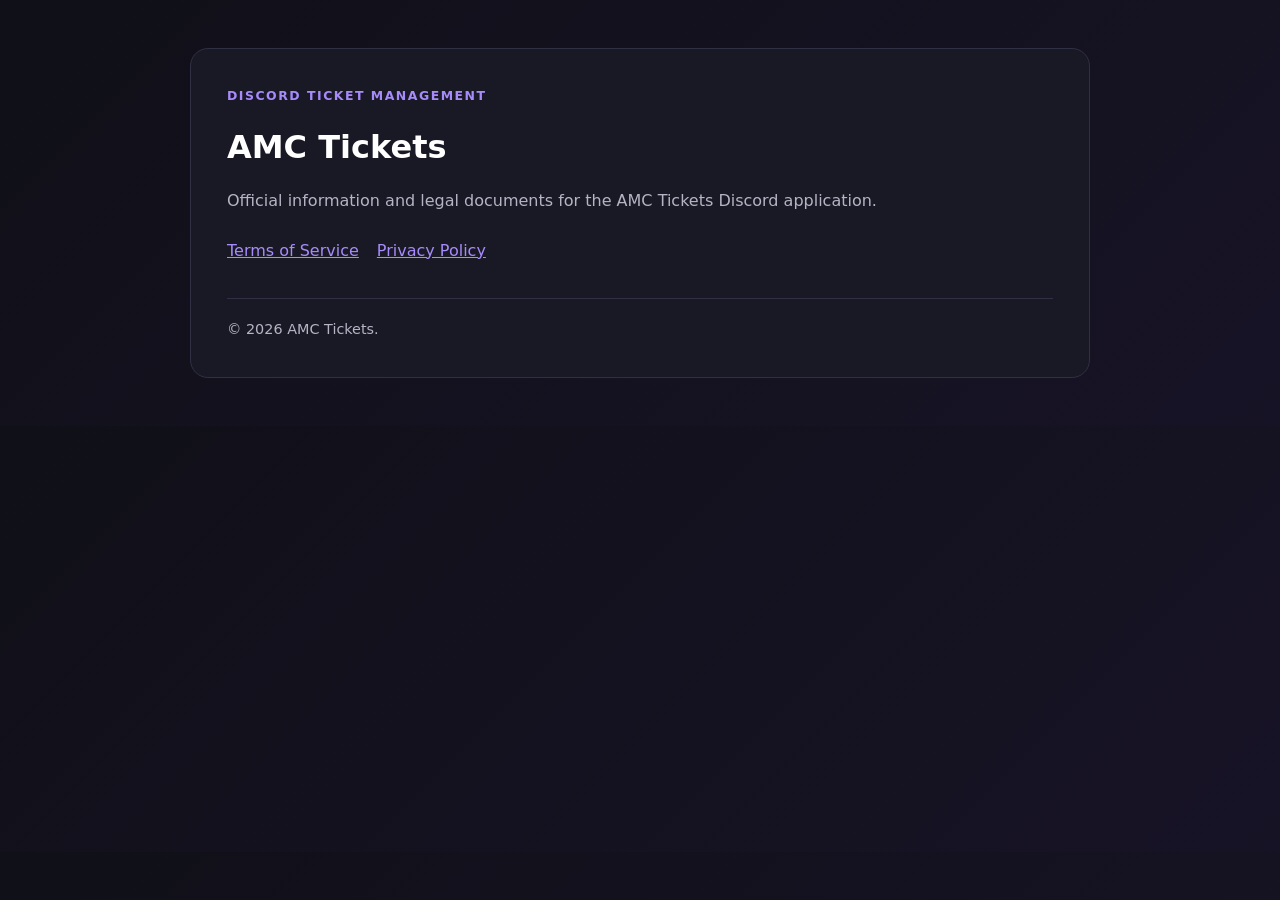
<file: index.html>
<!doctype html>
<html lang="en"><head><meta charset="utf-8"><meta name="viewport" content="width=device-width,initial-scale=1">
<title>AMC Tickets — Legal</title><link rel="stylesheet" href="style.css"></head>
<body><main>
<div class="tag">Discord Ticket Management</div><h1>AMC Tickets</h1>
<p>Official information and legal documents for the AMC Tickets Discord application.</p>
<nav><a href="terms.html">Terms of Service</a><a href="privacy.html">Privacy Policy</a></nav>
<footer>© 2026 AMC Tickets.</footer>
</main></body></html>
</file>
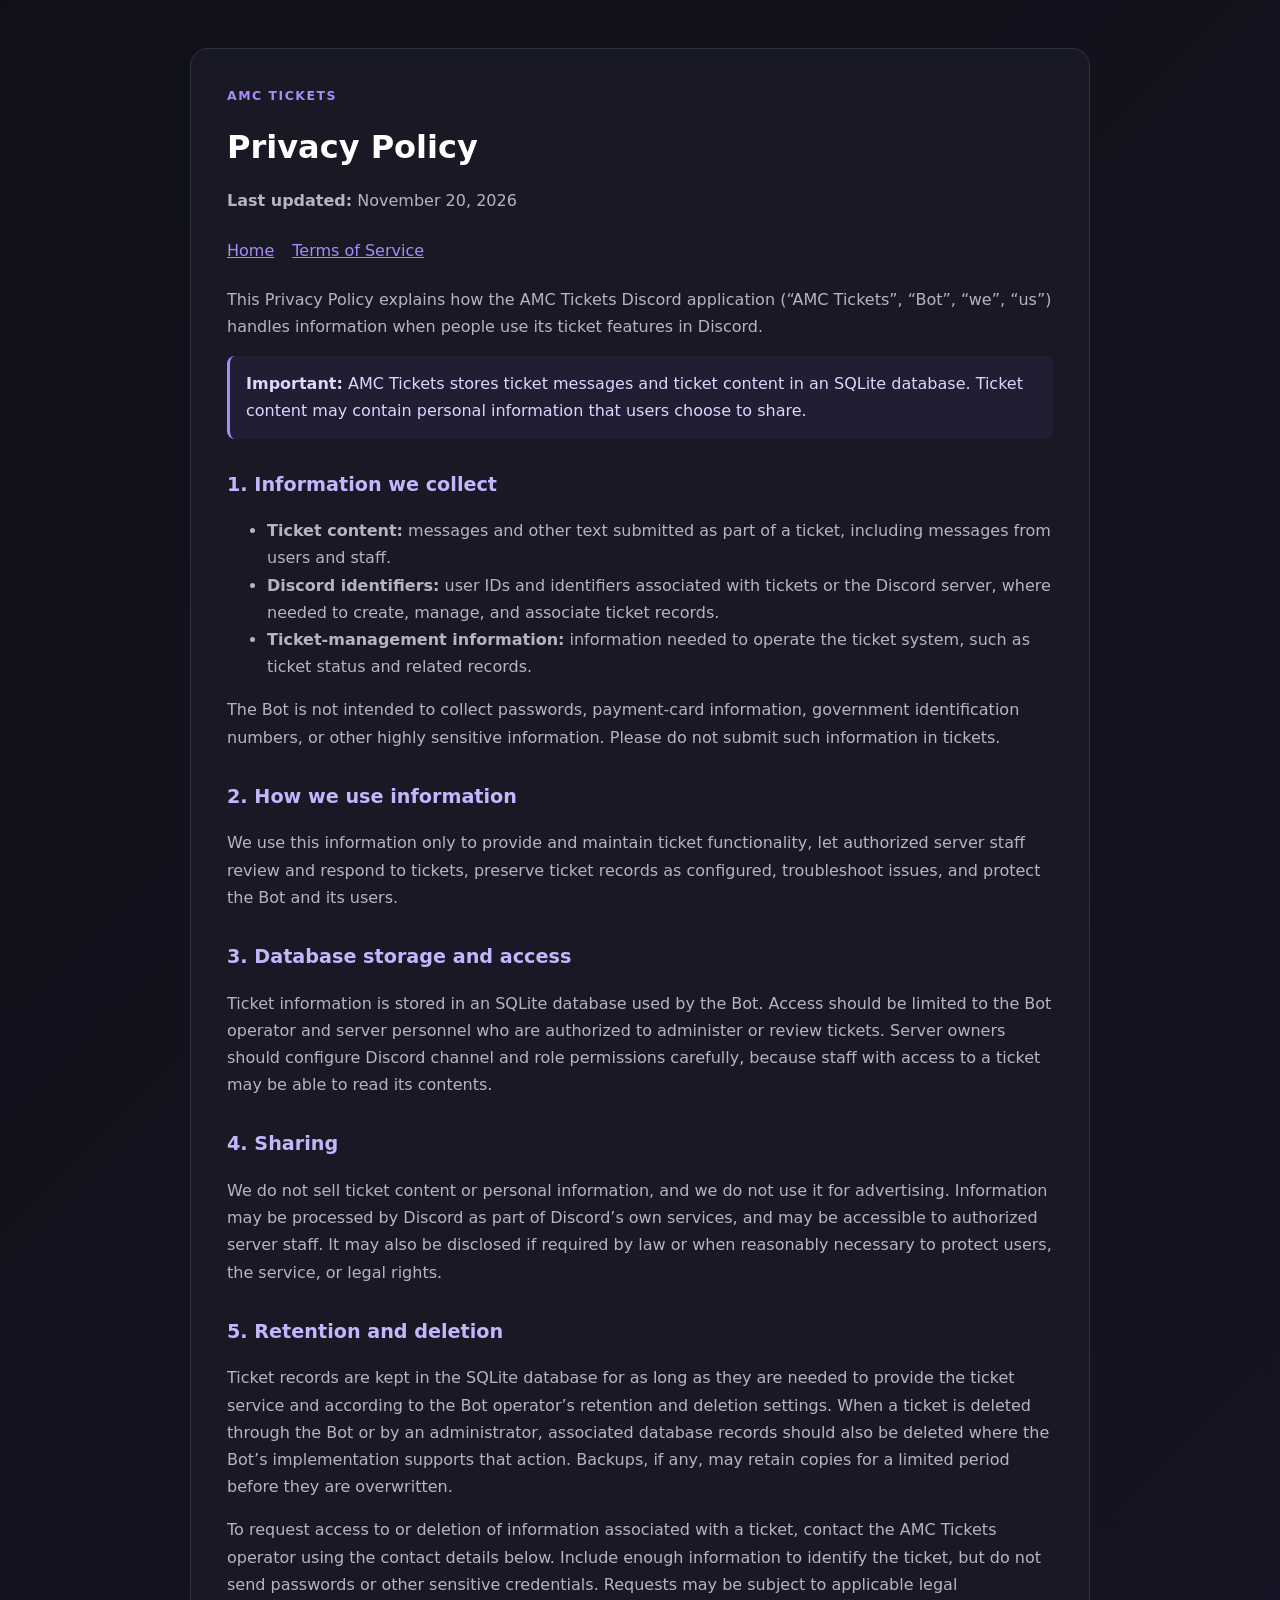
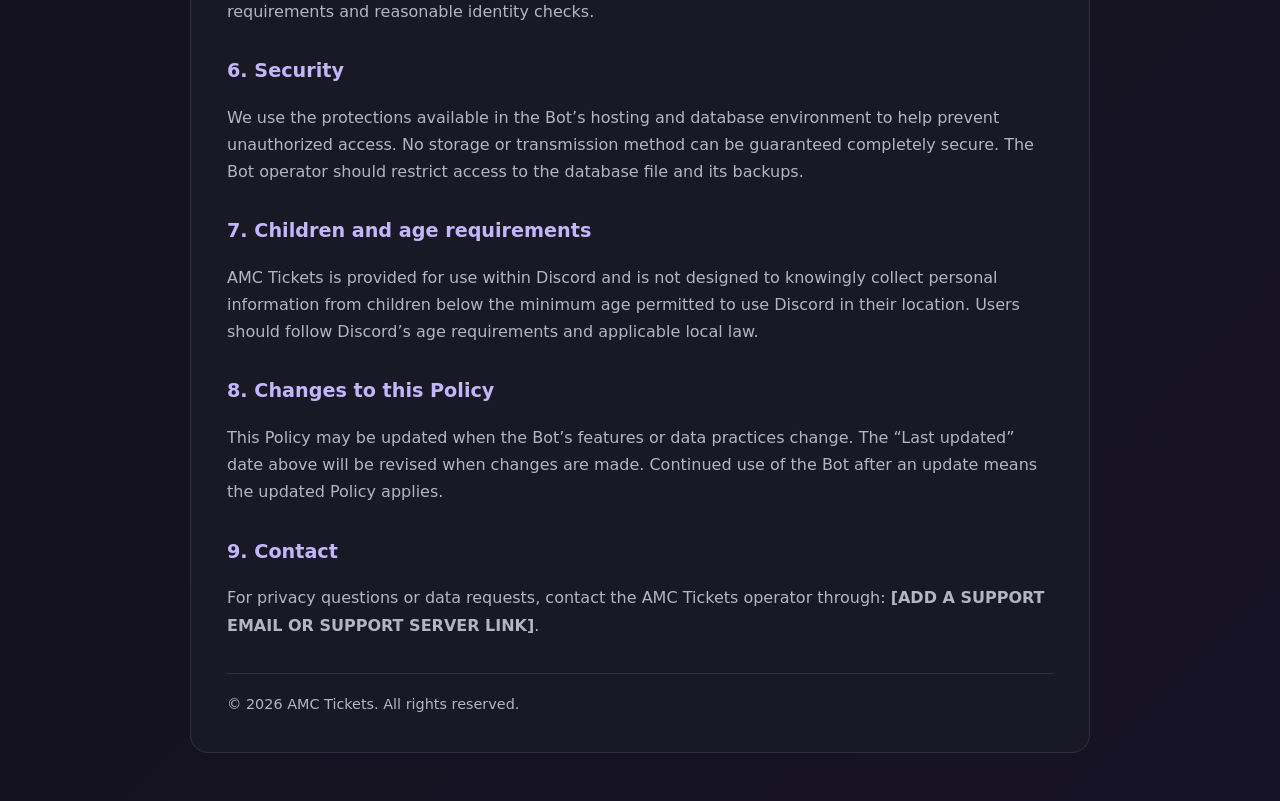
<file: privacy.html>
<!doctype html>
<html lang="en"><head><meta charset="utf-8"><meta name="viewport" content="width=device-width,initial-scale=1">
<title>AMC Tickets — Privacy Policy</title><link rel="stylesheet" href="style.css"></head>
<body><main>
<div class="tag">AMC Tickets</div><h1>Privacy Policy</h1>
<p><strong>Last updated:</strong> November 20, 2026</p>
<nav><a href="index.html">Home</a><a href="terms.html">Terms of Service</a></nav>
<p>This Privacy Policy explains how the AMC Tickets Discord application (“AMC Tickets”, “Bot”, “we”, “us”) handles information when people use its ticket features in Discord.</p>
<div class="notice"><strong>Important:</strong> AMC Tickets stores ticket messages and ticket content in an SQLite database. Ticket content may contain personal information that users choose to share.</div>
<h2>1. Information we collect</h2>
<ul>
<li><strong>Ticket content:</strong> messages and other text submitted as part of a ticket, including messages from users and staff.</li>
<li><strong>Discord identifiers:</strong> user IDs and identifiers associated with tickets or the Discord server, where needed to create, manage, and associate ticket records.</li>
<li><strong>Ticket-management information:</strong> information needed to operate the ticket system, such as ticket status and related records.</li>
</ul>
<p>The Bot is not intended to collect passwords, payment-card information, government identification numbers, or other highly sensitive information. Please do not submit such information in tickets.</p>
<h2>2. How we use information</h2>
<p>We use this information only to provide and maintain ticket functionality, let authorized server staff review and respond to tickets, preserve ticket records as configured, troubleshoot issues, and protect the Bot and its users.</p>
<h2>3. Database storage and access</h2>
<p>Ticket information is stored in an SQLite database used by the Bot. Access should be limited to the Bot operator and server personnel who are authorized to administer or review tickets. Server owners should configure Discord channel and role permissions carefully, because staff with access to a ticket may be able to read its contents.</p>
<h2>4. Sharing</h2>
<p>We do not sell ticket content or personal information, and we do not use it for advertising. Information may be processed by Discord as part of Discord’s own services, and may be accessible to authorized server staff. It may also be disclosed if required by law or when reasonably necessary to protect users, the service, or legal rights.</p>
<h2>5. Retention and deletion</h2>
<p>Ticket records are kept in the SQLite database for as long as they are needed to provide the ticket service and according to the Bot operator’s retention and deletion settings. When a ticket is deleted through the Bot or by an administrator, associated database records should also be deleted where the Bot’s implementation supports that action. Backups, if any, may retain copies for a limited period before they are overwritten.</p>
<p>To request access to or deletion of information associated with a ticket, contact the AMC Tickets operator using the contact details below. Include enough information to identify the ticket, but do not send passwords or other sensitive credentials. Requests may be subject to applicable legal requirements and reasonable identity checks.</p>
<h2>6. Security</h2>
<p>We use the protections available in the Bot’s hosting and database environment to help prevent unauthorized access. No storage or transmission method can be guaranteed completely secure. The Bot operator should restrict access to the database file and its backups.</p>
<h2>7. Children and age requirements</h2>
<p>AMC Tickets is provided for use within Discord and is not designed to knowingly collect personal information from children below the minimum age permitted to use Discord in their location. Users should follow Discord’s age requirements and applicable local law.</p>
<h2>8. Changes to this Policy</h2>
<p>This Policy may be updated when the Bot’s features or data practices change. The “Last updated” date above will be revised when changes are made. Continued use of the Bot after an update means the updated Policy applies.</p>
<h2>9. Contact</h2>
<p>For privacy questions or data requests, contact the AMC Tickets operator through: <strong>[ADD A SUPPORT EMAIL OR SUPPORT SERVER LINK]</strong>.</p>
<footer>© 2026 AMC Tickets. All rights reserved.</footer>
</main></body></html>
</file>
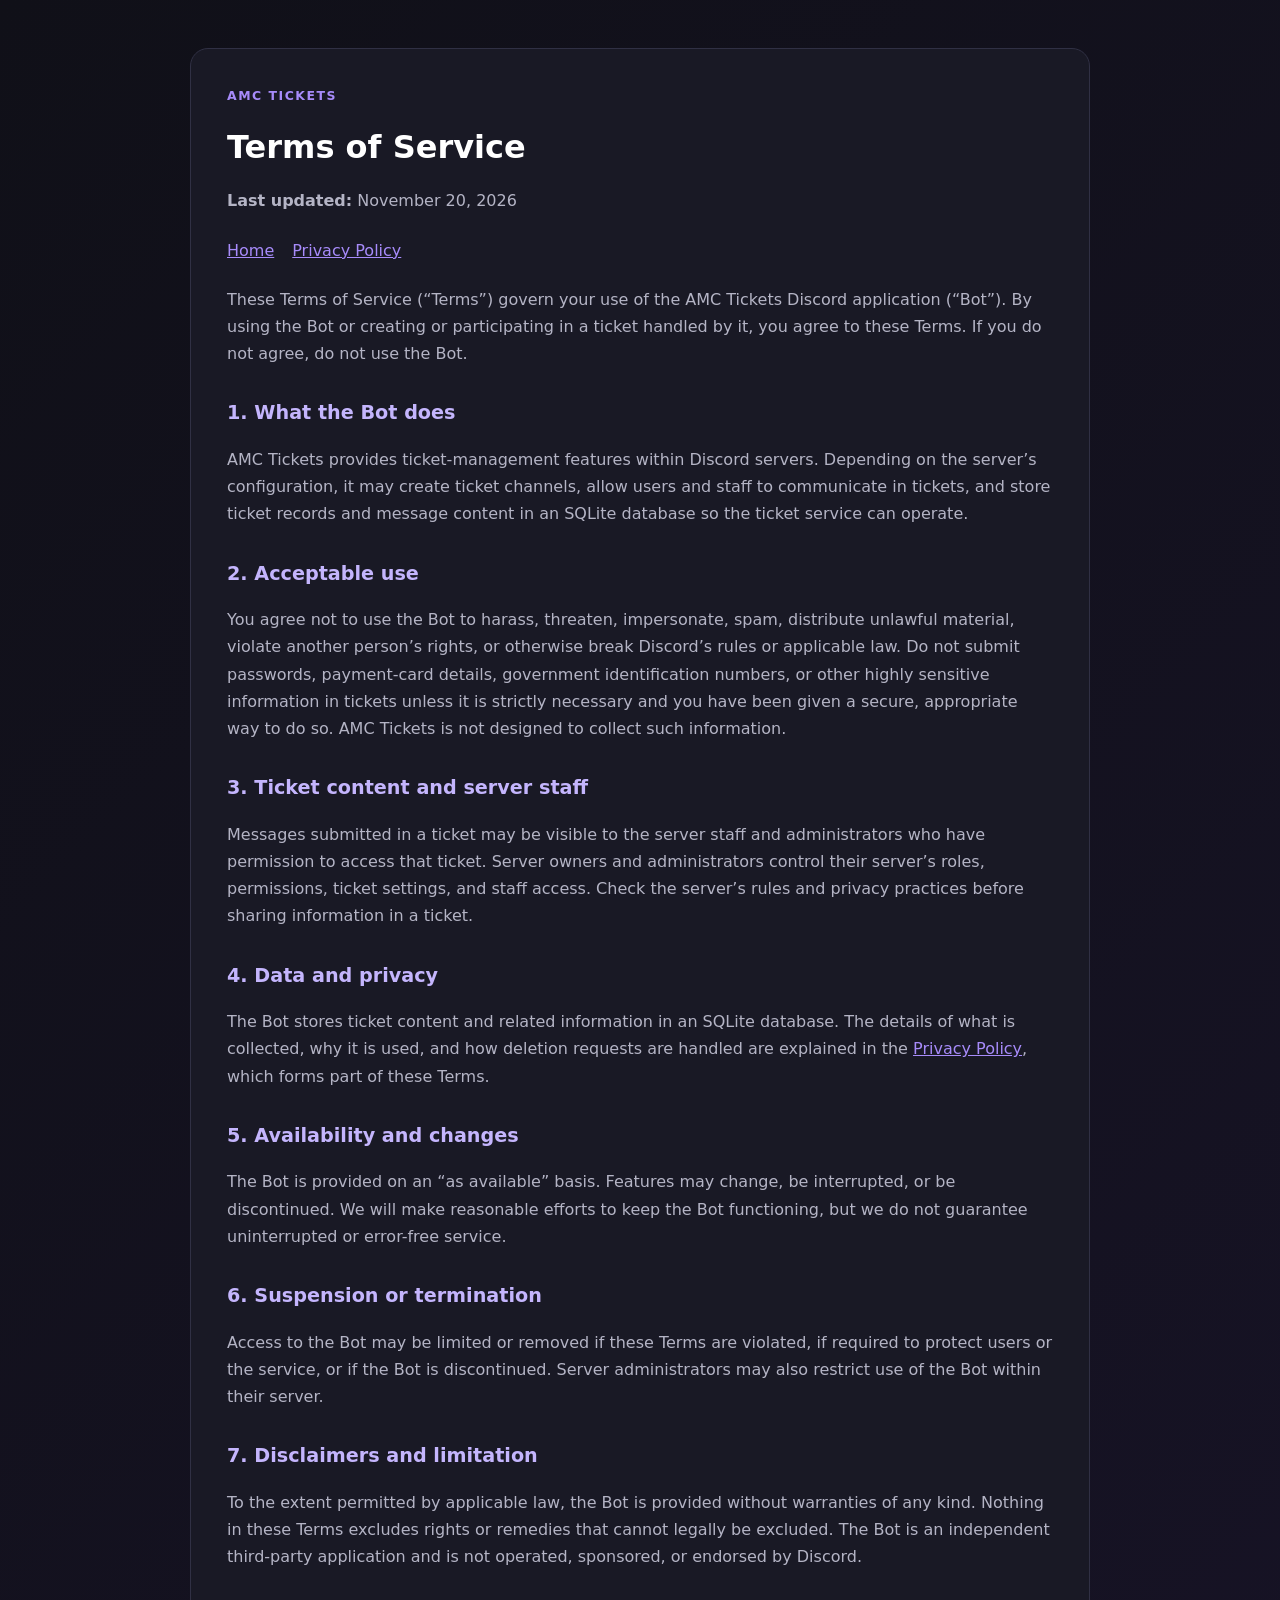
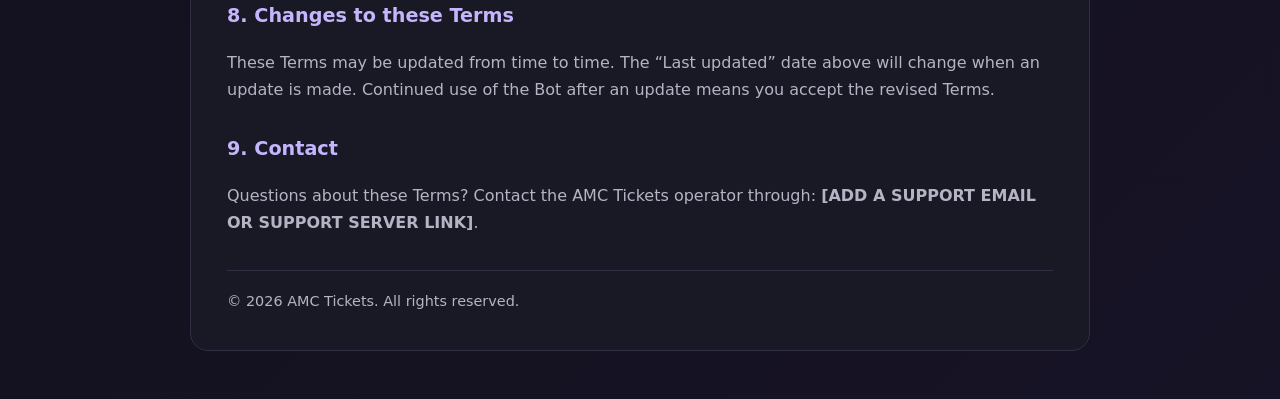
<file: terms.html>
<!doctype html>
<html lang="en"><head><meta charset="utf-8"><meta name="viewport" content="width=device-width,initial-scale=1">
<title>AMC Tickets — Terms of Service</title><link rel="stylesheet" href="style.css"></head>
<body><main>
<div class="tag">AMC Tickets</div><h1>Terms of Service</h1>
<p><strong>Last updated:</strong> November 20, 2026</p>
<nav><a href="index.html">Home</a><a href="privacy.html">Privacy Policy</a></nav>
<p>These Terms of Service (“Terms”) govern your use of the AMC Tickets Discord application (“Bot”). By using the Bot or creating or participating in a ticket handled by it, you agree to these Terms. If you do not agree, do not use the Bot.</p>
<h2>1. What the Bot does</h2>
<p>AMC Tickets provides ticket-management features within Discord servers. Depending on the server’s configuration, it may create ticket channels, allow users and staff to communicate in tickets, and store ticket records and message content in an SQLite database so the ticket service can operate.</p>
<h2>2. Acceptable use</h2>
<p>You agree not to use the Bot to harass, threaten, impersonate, spam, distribute unlawful material, violate another person’s rights, or otherwise break Discord’s rules or applicable law. Do not submit passwords, payment-card details, government identification numbers, or other highly sensitive information in tickets unless it is strictly necessary and you have been given a secure, appropriate way to do so. AMC Tickets is not designed to collect such information.</p>
<h2>3. Ticket content and server staff</h2>
<p>Messages submitted in a ticket may be visible to the server staff and administrators who have permission to access that ticket. Server owners and administrators control their server’s roles, permissions, ticket settings, and staff access. Check the server’s rules and privacy practices before sharing information in a ticket.</p>
<h2>4. Data and privacy</h2>
<p>The Bot stores ticket content and related information in an SQLite database. The details of what is collected, why it is used, and how deletion requests are handled are explained in the <a href="privacy.html">Privacy Policy</a>, which forms part of these Terms.</p>
<h2>5. Availability and changes</h2>
<p>The Bot is provided on an “as available” basis. Features may change, be interrupted, or be discontinued. We will make reasonable efforts to keep the Bot functioning, but we do not guarantee uninterrupted or error-free service.</p>
<h2>6. Suspension or termination</h2>
<p>Access to the Bot may be limited or removed if these Terms are violated, if required to protect users or the service, or if the Bot is discontinued. Server administrators may also restrict use of the Bot within their server.</p>
<h2>7. Disclaimers and limitation</h2>
<p>To the extent permitted by applicable law, the Bot is provided without warranties of any kind. Nothing in these Terms excludes rights or remedies that cannot legally be excluded. The Bot is an independent third-party application and is not operated, sponsored, or endorsed by Discord.</p>
<h2>8. Changes to these Terms</h2>
<p>These Terms may be updated from time to time. The “Last updated” date above will change when an update is made. Continued use of the Bot after an update means you accept the revised Terms.</p>
<h2>9. Contact</h2>
<p>Questions about these Terms? Contact the AMC Tickets operator through: <strong>[ADD A SUPPORT EMAIL OR SUPPORT SERVER LINK]</strong>.</p>
<footer>© 2026 AMC Tickets. All rights reserved.</footer>
</main></body></html>
</file>
<file: style.css>
:root{color-scheme:dark;--bg:#101018;--panel:#191925;--text:#eeeef5;--muted:#b4b4c5;--accent:#a78bfa;--line:#303044}
*{box-sizing:border-box}body{margin:0;background:linear-gradient(135deg,#101018,#171326);color:var(--text);font:16px/1.7 system-ui,-apple-system,Segoe UI,Arial,sans-serif}
main{max-width:900px;margin:48px auto;padding:36px;background:var(--panel);border:1px solid var(--line);border-radius:18px}
h1{line-height:1.2;color:#fff}h2{margin-top:30px;color:#c4b5fd;font-size:1.2rem}
p,li{color:var(--muted)}a{color:var(--accent)}.tag{color:var(--accent);font-weight:700;letter-spacing:.12em;text-transform:uppercase;font-size:.78rem}
nav{display:flex;gap:18px;flex-wrap:wrap;margin:22px 0}footer{border-top:1px solid var(--line);margin-top:34px;padding-top:18px;color:var(--muted);font-size:.9rem}
.notice{padding:14px 16px;border-left:3px solid var(--accent);background:#211d32;border-radius:8px;color:#ddd6fe}
@media(max-width:600px){main{margin:16px;padding:22px}}
</file>
